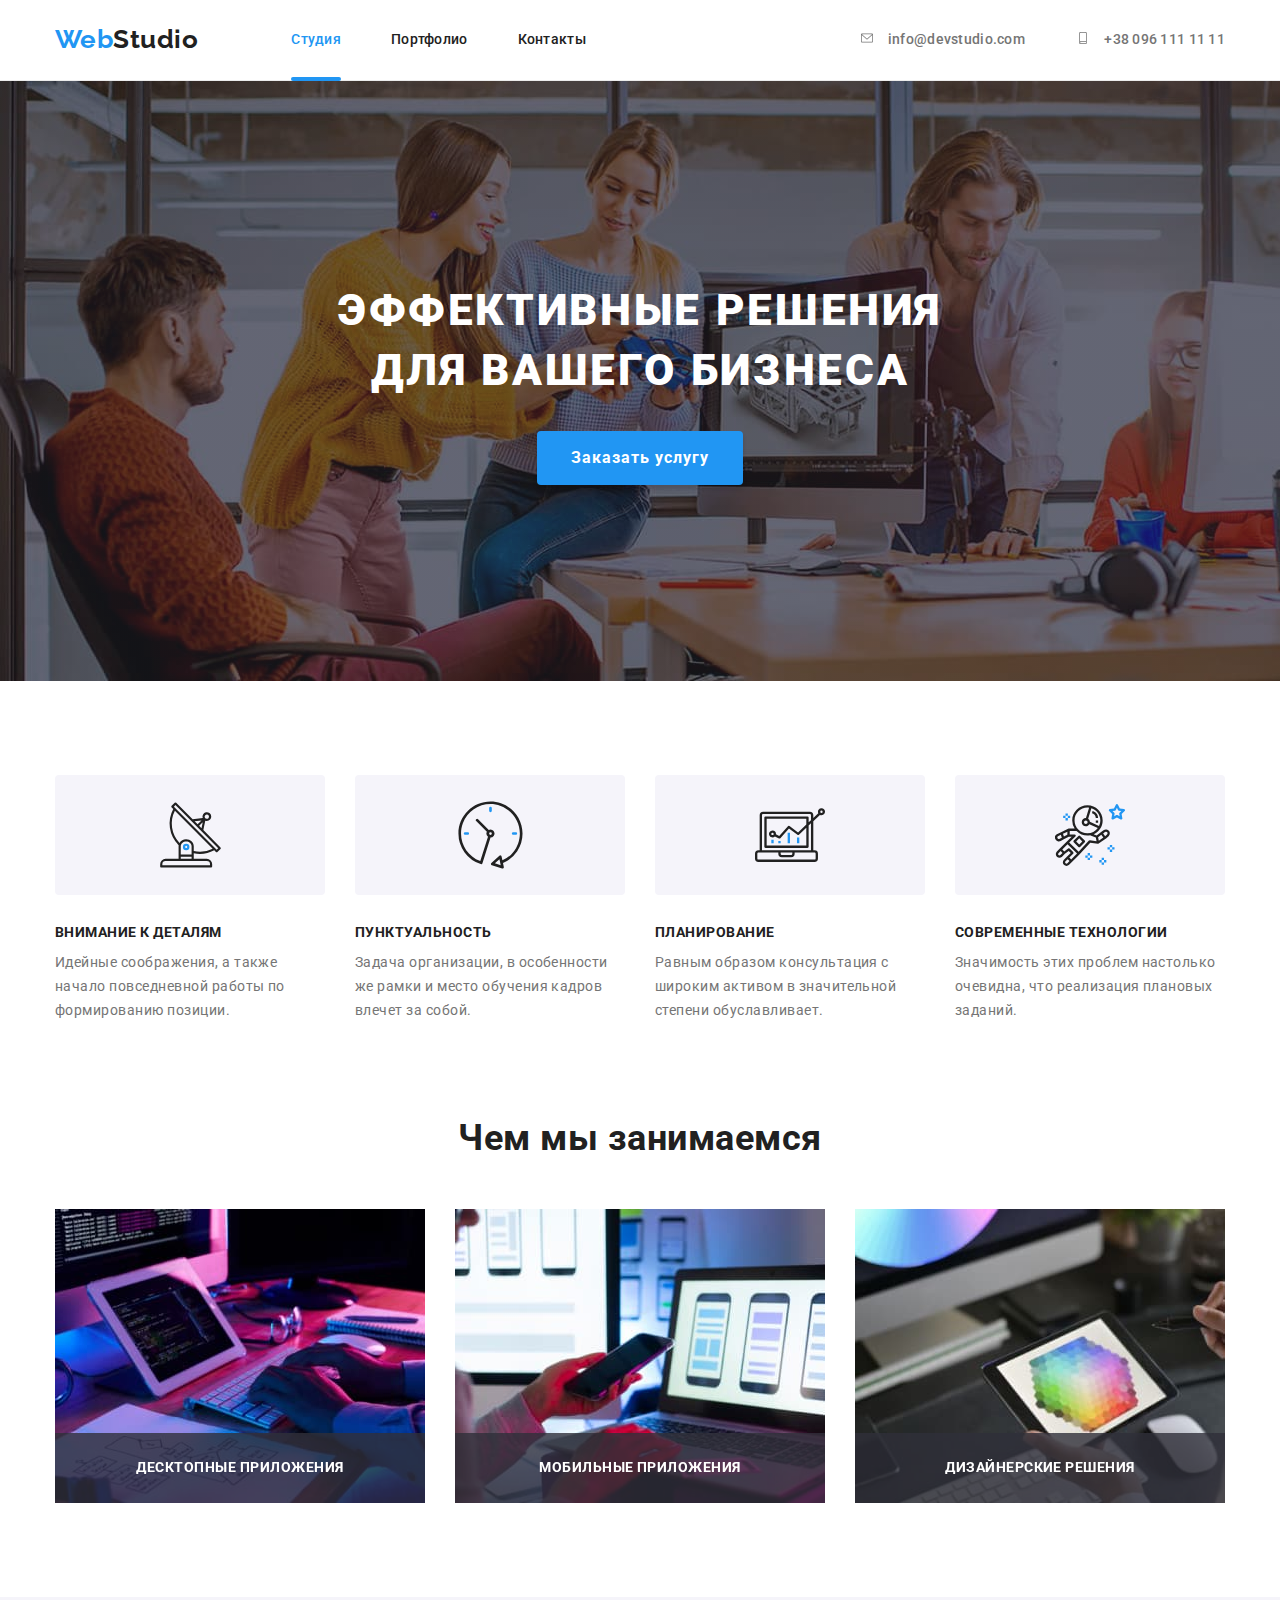
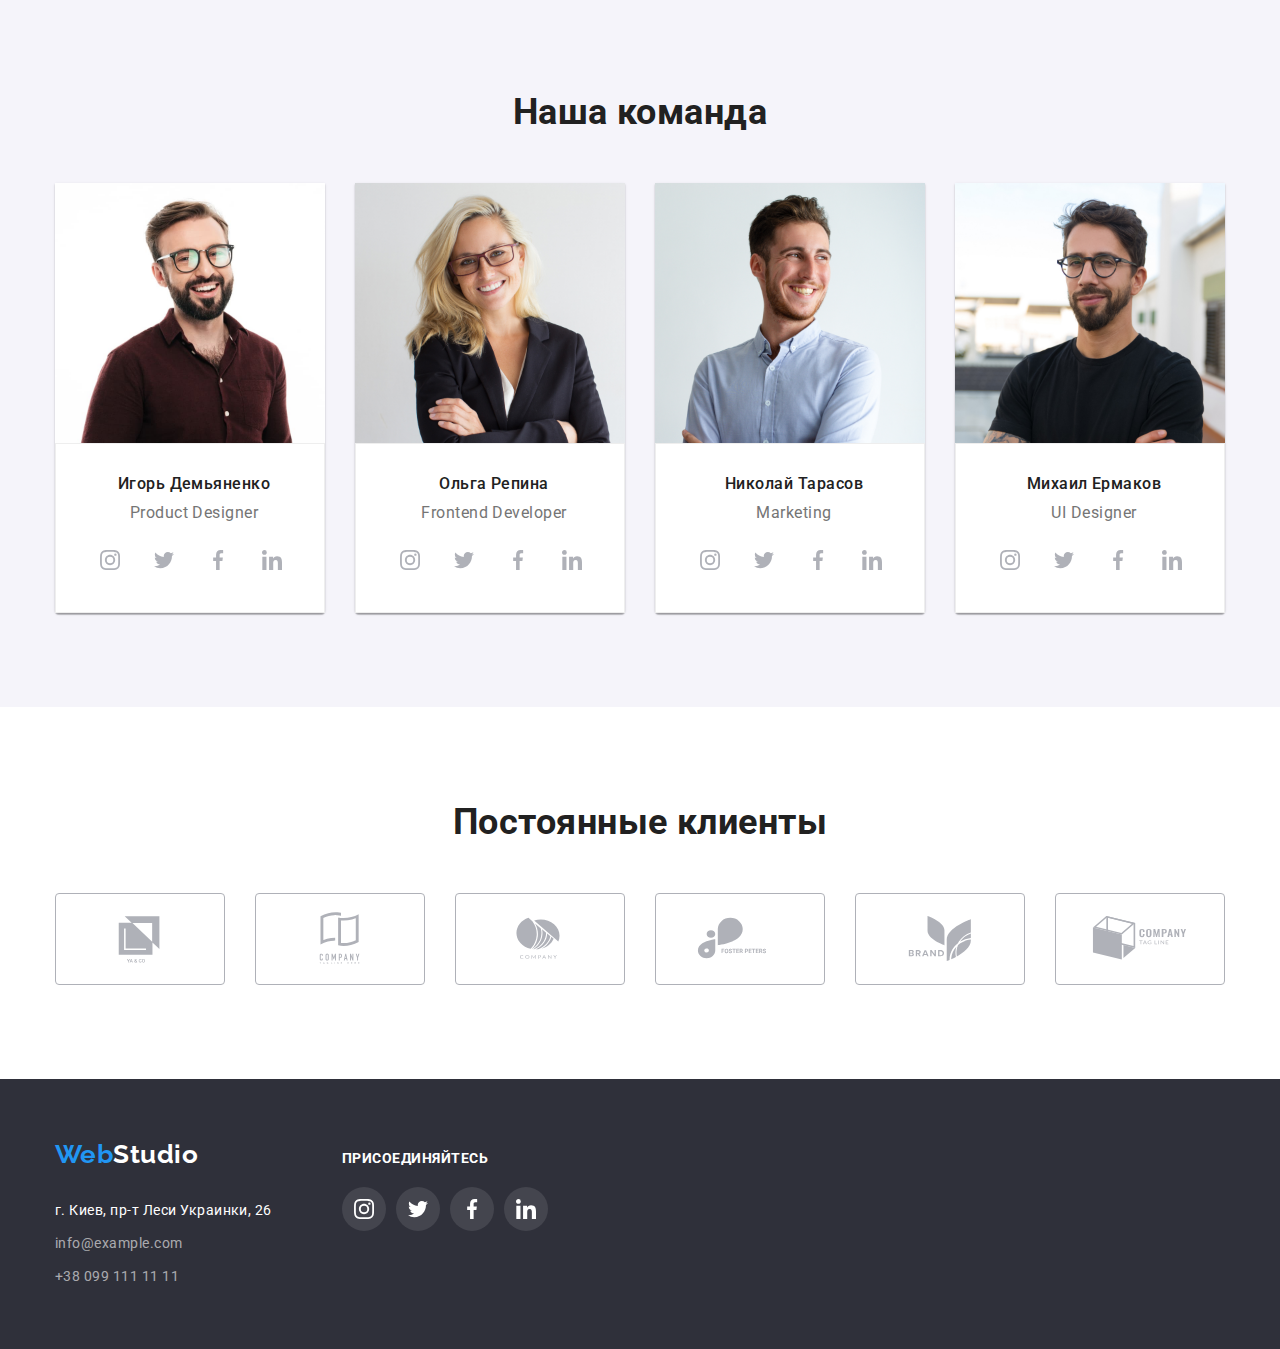
<file: index.html>
<!DOCTYPE html>
<html lang="ru">
  <head>
    <meta charset="UTF-8" />
    <meta http-equiv="X-UA-Compatible" content="IE=edge" />
    <meta name="viewport" content="width=device-width, initial-scale=1.0" />
    <title>Студия</title>
    <link
      href="https://fonts.googleapis.com/css2?family=Raleway:wght@700&family=Roboto:wght@400;500;700;900&display=swap"
      rel="stylesheet"
    />
    <link
      rel="stylesheet"
      href="https://cdnjs.cloudflare.com/ajax/libs/modern-normalize/1.1.0/modern-normalize.min.css"
    />
    <link rel="stylesheet" href="./css/styles.css" />
  </head>
  <body>
    <header class="header">
      <div class="container">
        <nav class="header-nav">
          <a href="index.html" class="black-logo link"
            ><span class="blue-logo">Web</span>Studio</a
          >
          <ul class="nav-list">
            <li class="item">
              <a href="index.html" class="link current">Студия</a>
            </li>
            <li class="item">
              <a href="portfolio.html" class="link">Портфолио</a>
            </li>
            <li class="item"><a href="" class="link">Контакты</a></li>
          </ul>
        </nav>

        <ul class="contact-list">
          <li class="item">
            <a href="mailto:info@devstudio.com" class="link">
              <svg class="contact-icon" width="16" height="12">
                <use href="./images/icon.svg#icon-envelope"></use>
              </svg>
              info@devstudio.com</a
            >
          </li>
          <li class="item">
            <a href="tel:+380961111111" class="link">
              <svg class="contact-icon" width="16" height="12">
                <use href="./images/icon.svg#icon-smartphone"></use>
              </svg>
              +38 096 111 11 11</a
            >
          </li>
        </ul>
      </div>
    </header>

    <main>
      <!--Герой-->
      <section class="hero">
        <h1 class="title">
          Эффективные решения <br />
          для вашего бизнеса
        </h1>
        <button type="button" class="button" data-modal-open>
          Заказать услугу
        </button>
        <div class="backdrop is-hidden" data-modal>
          <div class="modal">
            <button type="button" class="close-btn" data-modal-close>
              <svg class="modal-icon" width="30" height="30">
                <use href="./images/icon.svg#icon-close"></use>
              </svg>
            </button>
          </div>
        </div>
      </section>

      <!--Преимущества-->
      <section class="feature section">
        <div class="container">
          <!-- <h2 class="title">Преимущества</h2> -->
          <ul class="feature-list">
            <li class="item">
              <div class="feature-thumb">
                <svg class="feature-icon" width="65" height="70">
                  <use href="./images/icon.svg#icon-antenna"></use>
                </svg>
              </div>
              <h3 class="title">Внимание к деталям</h3>
              <p class="text">
                Идейные соображения, а также начало повседневной работы по
                формированию позиции.
              </p>
            </li>
            <li class="item">
              <div class="feature-thumb">
                <svg class="feature-icon" width="67" height="70">
                  <use href="./images/icon.svg#icon-clock"></use>
                </svg>
              </div>
              <h3 class="title">Пунктуальность</h3>
              <p class="text">
                Задача организации, в особенности же рамки и место обучения
                кадров влечет за собой.
              </p>
            </li>
            <li class="item">
              <div class="feature-thumb">
                <svg class="feature-icon" width="70" height="70">
                  <use href="./images/icon.svg#icon-diagram"></use>
                </svg>
              </div>
              <h3 class="title">Планирование</h3>
              <p class="text">
                Равным образом консультация с широким активом в значительной
                степени обуславливает.
              </p>
            </li>
            <li class="item">
              <div class="feature-thumb">
                <svg class="feature-icon" width="70" height="70">
                  <use href="./images/icon.svg#icon-astronaut"></use>
                </svg>
              </div>
              <h3 class="title">Современные технологии</h3>
              <p class="text">
                Значимость этих проблем настолько очевидна, что реализация
                плановых заданий.
              </p>
            </li>
          </ul>
        </div>
      </section>

      <!--Чем мы занимаемся-->
      <section class="services">
        <div class="container">
          <h2 class="title">Чем мы занимаемся</h2>
          <ul class="services-list">
            <li class="item">
              <div class="thumb">
                <img
                  src="images/desktop.jpg"
                  alt="Написание кода"
                  width="370"
                />
                <div class="overlay">
                  <p class="text">Десктопные приложения</p>
                </div>
              </div>
            </li>
            <li class="item">
              <div class="thumb">
                <img
                  src="images/mobile.jpg"
                  alt="Кросплатформенная разработка"
                  width="370"
                />
                <div class="overlay">
                  <p class="text">Мобильные приложения</p>
                </div>
              </div>
            </li>
            <li class="item">
              <div class="thumb">
                <img
                  src="images/design.jpg"
                  alt="Разработка дизайна"
                  width="370"
                />
                <div class="overlay">
                  <p class="text">Дизайнерские решения</p>
                </div>
              </div>
            </li>
          </ul>
        </div>
      </section>

      <!--Наша команда-->
      <section class="team section">
        <div class="container">
          <h2 class="title">Наша команда</h2>
          <ul class="team-list">
            <li class="item">
              <img src="images/igor.jpg" alt="Фото работника" width="270" />
              <div class="card-content">
                <h3 class="title">Игорь Демьяненко</h3>
                <p class="text">Product Designer</p>
                <ul class="social-list">
                  <li class="social-item">
                    <a href="" class="social-bg">
                      <svg class="social-icon" width="20" height="20">
                        <use href="./images/icon.svg#icon-instagram"></use>
                      </svg>
                    </a>
                  </li>

                  <li class="social-item">
                    <a href="" class="social-bg">
                      <svg class="social-icon" width="20" height="20">
                        <use href="./images/icon.svg#icon-twitter"></use>
                      </svg>
                    </a>
                  </li>

                  <li class="social-item">
                    <a href="" class="social-bg">
                      <svg class="social-icon" width="20" height="20">
                        <use href="./images/icon.svg#icon-facebook"></use>
                      </svg>
                    </a>
                  </li>

                  <li class="social-item">
                    <a href="" class="social-bg">
                      <svg class="social-icon" width="20" height="20">
                        <use href="./images/icon.svg#icon-linkedin"></use>
                      </svg>
                    </a>
                  </li>
                </ul>
              </div>
            </li>

            <li class="item">
              <img src="images/olga.jpg" alt="Фото работника" width="270" />
              <div class="card-content">
                <h3 class="title">Ольга Репина</h3>
                <p class="text">Frontend Developer</p>
                <ul class="social-list">
                  <li class="social-item">
                    <a href="" class="social-bg">
                      <svg class="social-icon" width="20" height="20">
                        <use href="./images/icon.svg#icon-instagram"></use>
                      </svg>
                    </a>
                  </li>

                  <li class="social-item">
                    <a href="" class="social-bg">
                      <svg class="social-icon" width="20" height="20">
                        <use href="./images/icon.svg#icon-twitter"></use>
                      </svg>
                    </a>
                  </li>

                  <li class="social-item">
                    <a href="" class="social-bg">
                      <svg class="social-icon" width="20" height="20">
                        <use href="./images/icon.svg#icon-facebook"></use>
                      </svg>
                    </a>
                  </li>

                  <li class="social-item">
                    <a href="" class="social-bg">
                      <svg class="social-icon" width="20" height="20">
                        <use href="./images/icon.svg#icon-linkedin"></use>
                      </svg>
                    </a>
                  </li>
                </ul>
              </div>
            </li>

            <li class="item">
              <img src="images/nikolay.jpg" alt="Фото работника" width="270" />
              <div class="card-content">
                <h3 class="title">Николай Тарасов</h3>
                <p class="text">Marketing</p>
                <ul class="social-list">
                  <li class="social-item">
                    <a href="" class="social-bg">
                      <svg class="social-icon" width="20" height="20">
                        <use href="./images/icon.svg#icon-instagram"></use>
                      </svg>
                    </a>
                  </li>

                  <li class="social-item">
                    <a href="" class="social-bg">
                      <svg class="social-icon" width="20" height="20">
                        <use href="./images/icon.svg#icon-twitter"></use>
                      </svg>
                    </a>
                  </li>

                  <li class="social-item">
                    <a href="" class="social-bg">
                      <svg class="social-icon" width="20" height="20">
                        <use href="./images/icon.svg#icon-facebook"></use>
                      </svg>
                    </a>
                  </li>

                  <li class="social-item">
                    <a href="" class="social-bg">
                      <svg class="social-icon" width="20" height="20">
                        <use href="./images/icon.svg#icon-linkedin"></use>
                      </svg>
                    </a>
                  </li>
                </ul>
              </div>
            </li>

            <li class="item">
              <img src="images/michael.jpg" alt="Фото работника" width="270" />
              <div class="card-content">
                <h3 class="title">Михаил Ермаков</h3>
                <p class="text">UI Designer</p>
                <ul class="social-list">
                  <li class="social-item">
                    <a href="" class="social-bg">
                      <svg class="social-icon" width="20" height="20">
                        <use href="./images/icon.svg#icon-instagram"></use>
                      </svg>
                    </a>
                  </li>

                  <li class="social-item">
                    <a href="" class="social-bg">
                      <svg class="social-icon" width="20" height="20">
                        <use href="./images/icon.svg#icon-twitter"></use>
                      </svg>
                    </a>
                  </li>

                  <li class="social-item">
                    <a href="" class="social-bg">
                      <svg class="social-icon" width="20" height="20">
                        <use href="./images/icon.svg#icon-facebook"></use>
                      </svg>
                    </a>
                  </li>

                  <li class="social-item">
                    <a href="" class="social-bg">
                      <svg class="social-icon" width="20" height="20">
                        <use href="./images/icon.svg#icon-linkedin"></use>
                      </svg>
                    </a>
                  </li>
                </ul>
              </div>
            </li>
          </ul>
        </div>
      </section>

      <!-- Постоянные клиенты -->
      <section class="clients section">
        <div class="container">
          <h2 class="title">Постоянные клиенты</h2>
          <ul class="list">
            <li class="item">
              <a href="" class="clients-link">
                <svg class="clients-icon" width="106" height="60">
                  <use href="./images/icon.svg#icon-client-1"></use>
                </svg>
              </a>
            </li>

            <li class="item">
              <a href="" class="clients-link">
                <svg class="clients-icon" width="106" height="60">
                  <use href="./images/icon.svg#icon-client-2"></use>
                </svg>
              </a>
            </li>

            <li class="item">
              <a href="" class="clients-link">
                <svg class="clients-icon" width="106" height="60">
                  <use href="./images/icon.svg#icon-client-3"></use>
                </svg>
              </a>
            </li>

            <li class="item">
              <a href="" class="clients-link">
                <svg class="clients-icon" width="106" height="60">
                  <use href="./images/icon.svg#icon-client-4"></use>
                </svg>
              </a>
            </li>

            <li class="item">
              <a href="" class="clients-link">
                <svg class="clients-icon" width="106" height="60">
                  <use href="./images/icon.svg#icon-client-5"></use>
                </svg>
              </a>
            </li>

            <li class="item">
              <a href="" class="clients-link">
                <svg class="clients-icon" width="106" height="60">
                  <use href="./images/icon.svg#icon-client-6"></use>
                </svg>
              </a>
            </li>
          </ul>
        </div>
      </section>
    </main>

    <footer class="footer">
      <div class="container">
        <address class="adr">
          <ul class="footer-list">
            <li class="item">
              <a href="index.html" class="white-logo link"
                ><span class="blue-logo">Web</span>Studio</a
              >
            </li>
            <li class="item">
              <a
                href="https://goo.gl/maps/AY5JssXBydzWgsubA"
                class="footer-address link"
                >г. Киев, пр-т Леси Украинки, 26</a
              >
            </li>
            <li class="item">
              <a href="mailto:info@example.com" class="footer-contacts link"
                >info@example.com</a
              >
            </li>
            <li class="item">
              <a href="tel:+380991111111" class="footer-contacts link"
                >+38 099 111 11 11</a
              >
            </li>
          </ul>
        </address>
        <div class="footer-social">
          <h2 class="social-title">присоединяйтесь</h2>
          <ul class="social-list">
            <li class="social-item">
              <a href="" class="social-bg">
                <svg class="social-icon" width="20" height="20">
                  <use href="./images/icon.svg#icon-instagram"></use>
                </svg>
              </a>
            </li>

            <li class="social-item">
              <a href="" class="social-bg">
                <svg class="social-icon" width="20" height="20">
                  <use href="./images/icon.svg#icon-twitter"></use>
                </svg>
              </a>
            </li>

            <li class="social-item">
              <a href="" class="social-bg">
                <svg class="social-icon" width="20" height="20">
                  <use href="./images/icon.svg#icon-facebook"></use>
                </svg>
              </a>
            </li>

            <li class="social-item">
              <a href="" class="social-bg">
                <svg class="social-icon" width="20" height="20">
                  <use href="./images/icon.svg#icon-linkedin"></use>
                </svg>
              </a>
            </li>
          </ul>
        </div>
      </div>
    </footer>
    <script src="./js/modal.js"></script>
  </body>
</html>
</file>
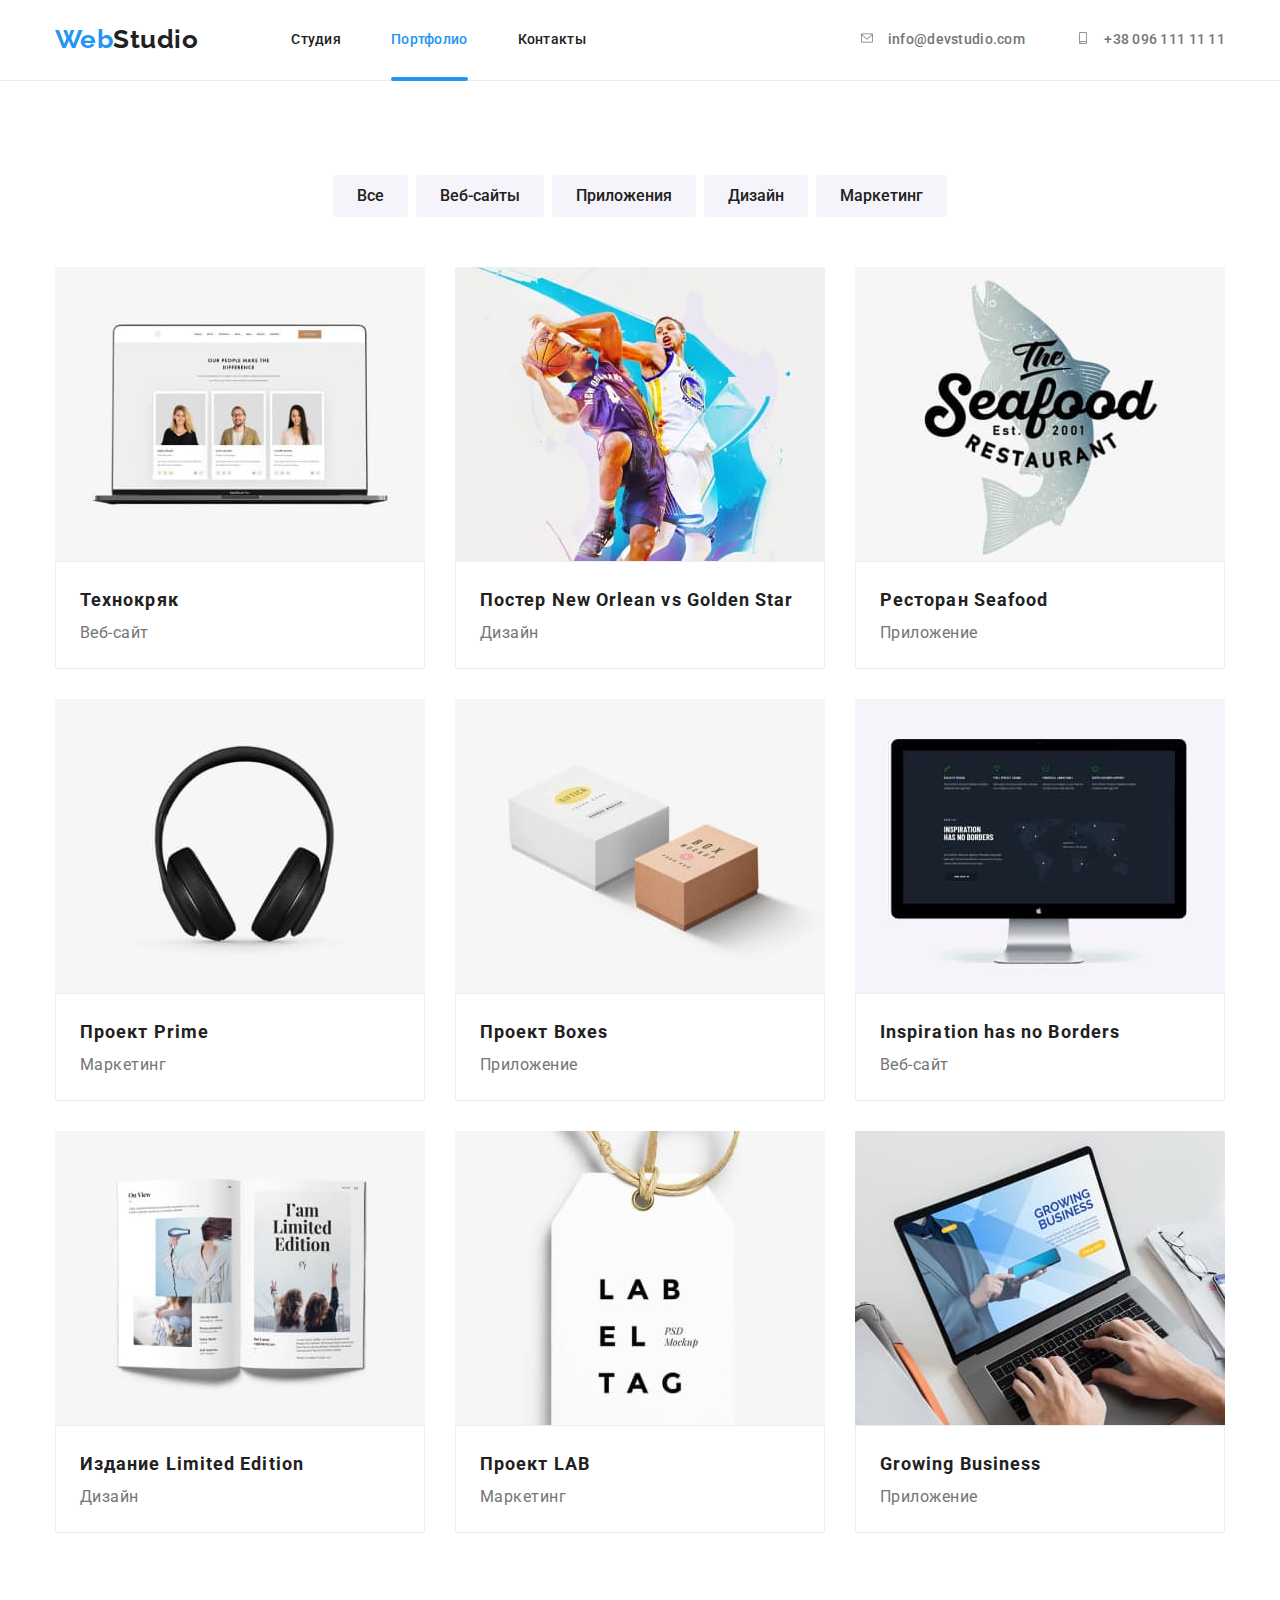
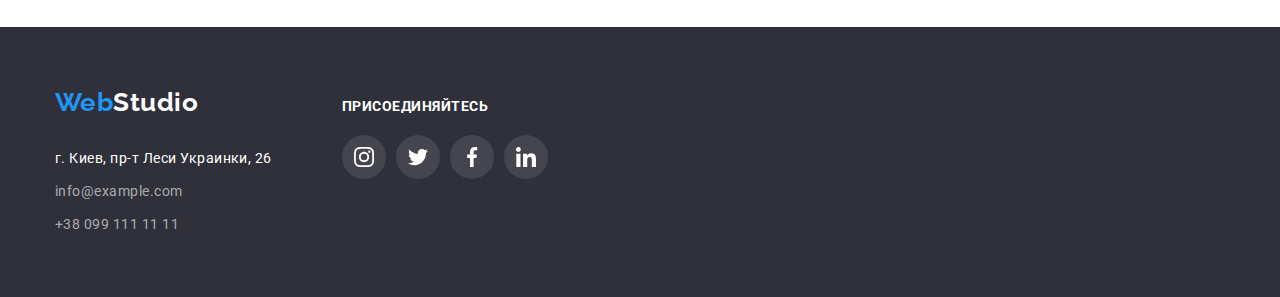
<file: portfolio.html>
<!DOCTYPE html>
<html lang="ru">
  <head>
    <meta charset="UTF-8" />
    <meta http-equiv="X-UA-Compatible" content="IE=edge" />
    <meta name="viewport" content="width=device-width, initial-scale=1.0" />
    <title>Портфолио</title>
    <link
      href="https://fonts.googleapis.com/css2?family=Raleway:wght@700&family=Roboto:wght@400;500;700;900&display=swap"
      rel="stylesheet"
    />
    <link
      rel="stylesheet"
      href="https://cdnjs.cloudflare.com/ajax/libs/modern-normalize/1.1.0/modern-normalize.min.css"
    />
    <link rel="stylesheet" href="./css/styles.css" />
  </head>
  <body>
    <header class="header">
      <div class="container">
        <nav class="header-nav">
          <a href="index.html" class="black-logo link"
            ><span class="blue-logo">Web</span>Studio</a
          >
          <ul class="nav-list">
            <li class="item">
              <a href="index.html" class="link">Студия</a>
            </li>
            <li class="item">
              <a href="portfolio.html" class="link current">Портфолио</a>
            </li>
            <li class="item"><a href="" class="link">Контакты</a></li>
          </ul>
        </nav>

        <ul class="contact-list">
          <li class="item">
            <a href="mailto:info@devstudio.com" class="link">
              <svg class="contact-icon" width="16" height="12">
                <use href="./images/icon.svg#icon-envelope"></use>
              </svg>
              info@devstudio.com</a
            >
          </li>
          <li class="item">
            <div class="icon"></div>
            <a href="tel:+380961111111" class="link">
              <svg class="contact-icon" width="16" height="12">
                <use href="./images/icon.svg#icon-smartphone"></use>
              </svg>
              +38 096 111 11 11</a
            >
          </li>
        </ul>
      </div>
    </header>

    <main>
      <section class="main section">
        <!--Кнопки под футером-->
        <div class="container">
          <ul class="button-list list">
            <li class="item">
              <button type="button" class="button">Все</button>
            </li>
            <li class="item">
              <button type="button" class="button">Веб-сайты</button>
            </li>
            <li class="item">
              <button type="button" class="button">Приложения</button>
            </li>
            <li class="item">
              <button type="button" class="button">Дизайн</button>
            </li>
            <li class="item">
              <button type="button" class="button">Маркетинг</button>
            </li>
          </ul>
        </div>

        <!-- Портфолио -->
        <div class="container">
          <ul class="work-list list">
            <li class="item">
              <article class="card">
                <div class="card-thumb">
                  <img src="images/tehnokryak.jpg" alt="" width="370" />
                  <div class="overlay">
                    <p class="content">
                      Ресурс предлагает комплексные предложения с разным уровнем
                      функционала и сервисов. Все это позволит посетителю
                      получить исчерпывающие сведения о компании или частном
                      лице.
                    </p>
                  </div>
                </div>

                <div class="card-content">
                  <h2 class="title">Технокряк</h2>
                  <p class="text">Веб-сайт</p>
                </div>
              </article>
            </li>

            <li class="item">
              <article class="card">
                <div class="card-thumb">
                  <img src="images/new-orlean.jpg" alt="" width="370" />
                  <div class="overlay">
                    <p class="content">
                      Ресурс предлагает комплексные предложения с разным уровнем
                      функционала и сервисов. Все это позволит посетителю
                      получить исчерпывающие сведения о компании или частном
                      лице.
                    </p>
                  </div>
                </div>
                <div class="card-content">
                  <h2 class="title">Постер New Orlean vs Golden Star</h2>
                  <p class="text">Дизайн</p>
                </div>
              </article>
            </li>

            <li class="item">
              <article class="card">
                <div class="card-thumb">
                  <img src="images/seafood.jpg" alt="" width="370" />
                  <div class="overlay">
                    <p class="content">
                      Ресурс предлагает комплексные предложения с разным уровнем
                      функционала и сервисов. Все это позволит посетителю
                      получить исчерпывающие сведения о компании или частном
                      лице.
                    </p>
                  </div>
                </div>
                <div class="card-content">
                  <h2 class="title">Ресторан Seafood</h2>
                  <p class="text">Приложение</p>
                </div>
              </article>
            </li>

            <li class="item">
              <article class="card">
                <div class="card-thumb">
                  <img src="images/prime.jpg" alt="" width="370" />
                  <div class="overlay">
                    <p class="content">
                      Ресурс предлагает комплексные предложения с разным уровнем
                      функционала и сервисов. Все это позволит посетителю
                      получить исчерпывающие сведения о компании или частном
                      лице.
                    </p>
                  </div>
                </div>
                <div class="card-content">
                  <h2 class="title">Проект Prime</h2>
                  <p class="text">Маркетинг</p>
                </div>
              </article>
            </li>

            <li class="item">
              <article class="card">
                <div class="card-thumb">
                  <img src="images/boxes.jpg" alt="" width="370" />
                  <div class="overlay">
                    <p class="content">
                      Ресурс предлагает комплексные предложения с разным уровнем
                      функционала и сервисов. Все это позволит посетителю
                      получить исчерпывающие сведения о компании или частном
                      лице.
                    </p>
                  </div>
                </div>
                <div class="card-content">
                  <h2 class="title">Проект Boxes</h2>
                  <p class="text">Приложение</p>
                </div>
              </article>
            </li>

            <li class="item">
              <article class="card">
                <div class="card-thumb">
                  <img src="images/inspiration.jpg" alt="" width="370" />
                  <div class="overlay">
                    <p class="content">
                      Ресурс предлагает комплексные предложения с разным уровнем
                      функционала и сервисов. Все это позволит посетителю
                      получить исчерпывающие сведения о компании или частном
                      лице.
                    </p>
                  </div>
                </div>
                <div class="card-content">
                  <h2 class="title">Inspiration has no Borders</h2>
                  <p class="text">Веб-сайт</p>
                </div>
              </article>
            </li>

            <li class="item">
              <article class="card">
                <div class="card-thumb">
                  <img src="images/limited-edition.jpg" alt="" width="370px"/>
                  <div class="overlay">
                    <p class="content">
                      Ресурс предлагает комплексные предложения с разным уровнем
                      функционала и сервисов. Все это позволит посетителю
                      получить исчерпывающие сведения о компании или частном
                      лице.
                    </p>
                  </div>
                </div>
                <div class="card-content">
                  <h2 class="title">Издание Limited Edition</h2>
                  <p class="text">Дизайн</p>
                </div>
              </article>
            </li>

            <li class="item">
              <article class="card">
                <div class="card-thumb">
                  <img src="images/lab.jpg" alt="" width="370px"/>
                  <div class="overlay">
                    <p class="content">
                      Ресурс предлагает комплексные предложения с разным уровнем
                      функционала и сервисов. Все это позволит посетителю
                      получить исчерпывающие сведения о компании или частном
                      лице.
                    </p>
                  </div>
                </div>
                <div class="card-content">
                  <h2 class="title">Проект LAB</h2>
                  <p class="text">Маркетинг</p>
                </div>
              </article>
            </li>

            <li class="item">
              <article class="card">
                <div class="card-thumb">
                  <img src="images/growing-busines.jpg" alt="" width="370px" />
                  <div class="overlay">
                    <p class="content">
                      Ресурс предлагает комплексные предложения с разным уровнем
                      функционала и сервисов. Все это позволит посетителю
                      получить исчерпывающие сведения о компании или частном
                      лице.
                    </p>
                  </div>
                </div>
                <div class="card-content">
                  <h2 class="title">Growing Business</h2>
                  <p class="text">Приложение</p>
                </div>
              </article>
            </li>
          </ul>
        </div>
      </section>
    </main>

    <footer class="footer">
      <div class="container">
        <address class="adr">
          <ul class="footer-list">
            <li class="item">
              <a href="index.html" class="white-logo link"
                ><span class="blue-logo">Web</span>Studio</a
              >
            </li>
            <li class="item">
              <a
                href="https://goo.gl/maps/AY5JssXBydzWgsubA"
                class="footer-address link"
                >г. Киев, пр-т Леси Украинки, 26</a
              >
            </li>
            <li class="item">
              <a href="mailto:info@example.com" class="footer-contacts link"
                >info@example.com</a
              >
            </li>
            <li class="item">
              <a href="tel:+380991111111" class="footer-contacts link"
                >+38 099 111 11 11</a
              >
            </li>
          </ul>
        </address>
        <div class="footer-social">
          <h2 class="social-title">присоединяйтесь</h2>
          <ul class="social-list">
            <li class="social-item">
              <a href="" class="social-bg">
                <svg class="social-icon" width="20" height="20">
                  <use href="./images/icon.svg#icon-instagram"></use>
                </svg>
              </a>
            </li>

            <li class="social-item">
              <a href="" class="social-bg">
                <svg class="social-icon" width="20" height="20">
                  <use href="./images/icon.svg#icon-twitter"></use>
                </svg>
              </a>
            </li>

            <li class="social-item">
              <a href="" class="social-bg">
                <svg class="social-icon" width="20" height="20">
                  <use href="./images/icon.svg#icon-facebook"></use>
                </svg>
              </a>
            </li>

            <li class="social-item">
              <a href="" class="social-bg">
                <svg class="social-icon" width="20" height="20">
                  <use href="./images/icon.svg#icon-linkedin"></use>
                </svg>
              </a>
            </li>
          </ul>
        </div>
      </div>
    </footer>
  </body>
</html>
</file>
<file: css/styles.css>
/* цвет основного текста #212121 */
/* вторичный цвет текста #757575 */
/* цвет акцента #2196f3 */
/* белый #ffffff */
/* вторичный цвет фона #f5f4fa */

:root {
  --primary-text-color: #212121;
  --second-text-color: #757575;
  --accent-color: #2196f3;
  --white: #ffffff;
  --secondary-bgc: #f5f4fa;
  --third-bgc: #2f303a;
  --card-set-gap: 30px;
}

body {
  font-family: Roboto, sans-serif;
  color: var(--primary-text-color);
  letter-spacing: 0.03em;
}

h1,
h2,
h3,
h4,
h5,
h6,
p,
div {
  margin: 0;
  padding: 0;
}

ul {
  list-style: none;
  margin: 0;
  padding: 0;
}

img {
  display: block;
  max-width: 100%;
}

/* Утилиты */
.container {
  margin-left: auto;
  margin-right: auto;
  width: 1200px;
  padding-left: 15px;
  padding-right: 15px;
  /* outline: 2px solid tomato; */
}

.section {
  padding-top: 94px;
  padding-bottom: 94px;
  /* outline: 2px solid tomato; */
}

.link {
  text-decoration: none;
  color: var(--primary-text-color);
}

.current {
  color: var(--accent-color);
}

.button {
  cursor: pointer;
}

/* index.html */

/* header */

.black-logo {
  padding-top: 24px;
  padding-bottom: 25px;
  font-family: "Raleway";
  font-weight: 700;
  font-size: 26px;
  line-height: 1.19;
  color: var(--primary-text-color);
}

.blue-logo {
  font-family: "Raleway";
  font-weight: 700;
  font-size: 26px;
  line-height: 1.19;
  color: var(--accent-color);
}

.header {
  border-bottom: 1px solid #ececec;
}

.header .container {
  display: flex;
  align-items: center;
}

.header-nav {
  display: flex;
  align-items: center;
}

.nav-list {
  display: flex;
  margin-left: 93px;
}

.nav-list .item {
  position: relative;
}

.nav-list .item:not(:last-child) {
  margin-right: 50px;
}

.nav-list .link {
  display: block;
  padding-top: 32px;
  padding-bottom: 32px;

  font-weight: 500;
  font-size: 14px;
  line-height: 1.14;
  letter-spacing: 0.02em;

  transition: color 250ms cubic-bezier(0.4, 0, 0.2, 1);
}

.nav-list .link:hover,
.nav-list .link:focus {
  color: var(--accent-color);
}

.nav-list .item .current::after {
  position: absolute;
  display: block;
  content: "";
  width: 100%;
  height: 4px;
  border-radius: 2px;
  background-color: var(--accent-color);

  bottom: -1px;
}

.contact-list {
  display: flex;
  margin-left: auto;
}

.contact-list .item:not(:last-child) {
  margin-right: 50px;
}

.contact-list .item {
  display: flex;
  align-items: center;
}

.contact-icon {
  margin-right: 10px;
  fill: var(--second-text-color);
}

.contact-list .link {
  padding-top: 32px;
  padding-bottom: 32px;
  font-weight: 500;
  font-size: 14px;
  line-height: 1.14;
  letter-spacing: 0.02em;
  color: var(--second-text-color);

  transition: color 250ms cubic-bezier(0.4, 0, 0.2, 1);
}

.contact-list .item .link:hover,
.contact-list .item .link:focus {
  color: var(--accent-color);
}

.contact-list .contact-icon {
  transition: color 250ms cubic-bezier(0.4, 0, 0.2, 1);
}

.contact-list .link:hover .contact-icon,
.contact-list .link:focus .contact-icon {
  fill: var(--accent-color);
}
/* main */

/* hero */
.hero {
  padding-top: 200px;
  max-width: 1600px;
  height: 600px;
  margin-left: auto;
  margin-right: auto;
  text-align: center;
  background-color: #c4c4c4;
  background-image: linear-gradient(
      to right,
      rgba(47, 48, 58, 0.4),
      rgba(47, 48, 58, 0.4)
    ),
    url(../images/hero.jpg);
}

.hero .title {
  margin-bottom: 30px;

  font-weight: 900;
  font-size: 44px;
  line-height: 1.36;
  letter-spacing: 0.06em;
  text-transform: uppercase;
  color: var(--white);
}

.hero .button {
  padding: 10px 32px;

  font-weight: 700;
  font-size: 16px;
  line-height: 1.88;
  letter-spacing: 0.06em;
  box-shadow: 0px 4px 4px rgba(0, 0, 0, 0.15);
  border-radius: 4px;
  border-color: transparent;
  color: var(--white);
  background-color: var(--accent-color);

  transition: color 250ms cubic-bezier(0.4, 0, 0.2, 1),
    background-color 250ms cubic-bezier(0.4, 0, 0.2, 1);
}

.hero .button:hover,
.hero .button:focus {
  color: var(--accent-color);
  background-color: var(--white);
}

.backdrop {
  position: fixed;
  top: 0;
  left: 0;
  width: 100%;
  height: 100%;
  background-color: rgba(0, 0, 0, 0.2);

  transition: opacity 250ms cubic-bezier(0.4, 0, 0.2, 1);
}

.backdrop.is-hidden {
  opacity: 0;
  pointer-events: none;
}

.modal {
  position: absolute;
  top: 50%;
  left: 50%;
  transform: translate(-50%, -50%);

  width: 528px;
  height: 581px;
  padding: 15px;

  box-shadow: 0px 1px 3px rgba(0, 0, 0, 0.12), 0px 1px 1px rgba(0, 0, 0, 0.14),
    0px 2px 1px rgba(0, 0, 0, 0.2);
  border-radius: 4px;
  background-color: var(--white);
}

.close-btn {
  position: absolute;
  top: 8px;
  right: 8px;
  margin: 0;
  padding: 0;
  border: 0;
  background-color: transparent;
  cursor: pointer;
}

/* features */

.feature-list {
  display: flex;
}

.feature-thumb {
  display: flex;
  align-items: center;
  justify-content: center;
  width: 270px;
  height: 120px;
  background-color: #f5f4fa;
  border-radius: 4px;
  margin-bottom: 30px;
}

.feature-list .item:not(:last-child) {
  margin-right: 30px;
}

.feature-list .title {
  margin-bottom: 10px;

  font-weight: 700;
  font-size: 14px;
  line-height: 1.14;
  text-transform: uppercase;
  color: var(--primary-text-color);
}

.feature-list .text {
  font-size: 14px;
  line-height: 1.71;
  color: var(--second-text-color);
}

/* serices */

.services {
  text-align: center;
  padding-bottom: 94px;
}

.services .title {
  margin-bottom: 50px;

  font-weight: 700;
  font-size: 36px;
  line-height: 1.17;
  color: var(--primary-text-color);
}

.services-list {
  display: flex;
}

.services-list .item:not(:last-child) {
  margin-right: 30px;
}

.services-list .thumb {
  position: relative;
}

.services-list .overlay {
  position: absolute;
  padding-top: 27px;
  bottom: 0;
  width: 100%;
  height: 70px;
  background-color: rgba(47, 48, 58, 0.8);
}

.services .text {
  font-weight: 700;
  font-size: 14px;
  line-height: 1.14;
  text-transform: uppercase;

  color: var(--white);
}

/* our team */

.team {
  background-color: var(--secondary-bgc);
}

.team .container {
  text-align: center;
}

.team .container > .title {
  margin-bottom: 50px;
}

.team .title {
  font-weight: 700;
  font-size: 36px;
  line-height: 1.17;
  color: var(--primary-text-color);
}

.team-list {
  display: flex;
}

.team-list .item {
  box-shadow: 0px 1px 3px rgba(0, 0, 0, 0.12), 0px 1px 1px rgba(0, 0, 0, 0.14),
    0px 2px 1px rgba(0, 0, 0, 0.2);
  border-radius: 0px 0px 4px 4px;
  background-color: #fff;
}

.team-list .item:not(:last-child) {
  margin-right: 30px;
}

.team .card-content {
  padding-top: 30px;
  padding-bottom: 30px;
  padding-left: 32px;
}

.team-list .title {
  margin-bottom: 10px;

  font-weight: 500;
  font-size: 16px;
  line-height: 1.19;
  color: var(--primary-text-color);
}

.team-list .text {
  font-size: 16px;
  line-height: 1.19;
  color: var(--second-text-color);
}

.team .social-list {
  display: flex;
  margin-top: 16px;
}

.social-list .social-item:not(:last-child) {
  margin-right: 10px;
}

.team .social-bg {
  display: flex;
  width: 44px;
  height: 44px;
  border-radius: 50%;
  align-items: center;
  justify-content: center;

  transition: background-color 250ms cubic-bezier(0.4, 0, 0.2, 1);
}

.team .social-bg:hover,
.team .social-bg:focus {
  background-color: var(--accent-color);
}

.team .social-icon {
  fill: #afb1b8;
  transition: fill 250ms cubic-bezier(0.4, 0, 0.2, 1);
}

.team .social-bg:hover .social-icon,
.team .social-bg:focus .social-icon {
  fill: #fff;
}

/* постоянные клиенты */

.clients .title {
  margin-bottom: 50px;
  font-weight: 700;
  font-size: 36px;
  line-height: 1.17;
  text-align: center;

  color: var(--primary-text-color);
}

.clients .list {
  display: flex;
}

.clients .item:not(:last-child) {
  margin-right: 30px;
}

.clients-icon {
  fill: #afb1b8;
}

.clients-link {
  display: flex;
  width: 170px;
  height: 92px;
  border: 1px solid #afb1b8;
  border-radius: 4px;
  align-items: center;
  justify-content: center;

  transition: border 250ms cubic-bezier(0.4, 0, 0.2, 1);
}

.clients-link:hover,
.clients-link:focus {
  border: 1px solid var(--accent-color);
}

.clients-link .clients-icon {
  transition: fill 250ms cubic-bezier(0.4, 0, 0.2, 1);
}

.clients-link:hover .clients-icon,
.clients-link:focus .clients-icon {
  fill: var(--accent-color);
}

/* footer */

.footer {
  background-color: var(--third-bgc);
  padding-top: 60px;
  padding-bottom: 60px;
}

.footer .container {
  display: flex;
  align-items: baseline;
}

.footer-list a {
  display: inline-block;
}

.footer-list .item:not(:last-child) {
  margin-bottom: 9px;
}

.white-logo {
  margin-bottom: 20px;

  font-family: "Raleway";
  font-weight: 700;
  font-style: normal;
  font-size: 26px;
  line-height: 1.19;
  color: var(--white);
}

.footer-address {
  font-size: 14px;
  font-style: normal;
  line-height: 1.71;
  color: var(--white);
}

.footer-contacts {
  font-size: 14px;
  font-style: normal;
  line-height: 1.71;
  color: rgba(255, 255, 255, 0.6);

  transition: color 250ms cubic-bezier(0.4, 0, 0.2, 1);
}

.footer-contacts:hover,
.footer-contacts:focus {
  color: var(--accent-color);
}

.footer-social {
  margin-left: 70px;
}

.social-title {
  margin-bottom: 20px;

  font-weight: 700;
  font-size: 14px;
  line-height: 1.14;
  text-transform: uppercase;

  color: #ffffff;
}

.footer-social .social-list {
  display: flex;
}

.footer-social .social-bg {
  display: flex;
  width: 44px;
  height: 44px;
  background-color: rgba(255, 255, 255, 0.1);
  border-radius: 50%;

  align-items: center;
  justify-content: center;

  transition: background-color 250ms cubic-bezier(0.4, 0, 0.2, 1);
}

.footer-social .social-icon {
  fill: var(--white);
}

.footer-social .social-bg:hover,
.footer-social .social-bg:focus {
  background-color: var(--accent-color);
}

/* portfolio.html */

/* filter buttons */

.button-list {
  display: flex;
  margin-bottom: 50px;
  justify-content: center;
}

.button-list .item {
  transition: box-shadow 250ms cubic-bezier(0.4, 0, 0.2, 1);
}

.button-list .item:hover,
.button-list .button:focus {
  box-shadow: 0px 3px 1px rgba(0, 0, 0, 0.1), 0px 1px 2px rgba(0, 0, 0, 0.08),
    0px 2px 2px rgba(0, 0, 0, 0.12);
}

.button-list .item:not(:last-child) {
  margin-right: 8px;
}

.button-list .button {
  padding-top: 6px;
  padding-bottom: 6px;
  padding-left: 22px;
  padding-right: 22px;

  font-weight: 500;
  font-size: 16px;
  line-height: 1.62;
  border-radius: 4px;
  border-color: transparent;
  text-align: center;
  color: var(--primary-text-color);
  background-color: var(--secondary-bgc);

  transition: color 250ms cubic-bezier(0.4, 0, 0.2, 1),
    background-color 250ms cubic-bezier(0.4, 0, 0.2, 1);
}

.button-list .button:hover,
.button-list .button:focus {
  color: var(--white);
  background-color: var(--accent-color);
}

/* work list */

.work-list {
  display: flex;
  flex-wrap: wrap;
  margin-left: calc(-1 * var(--card-set-gap));
  margin-top: calc(-1 * var(--card-set-gap));
}

.work-list .item {
  flex-basis: calc(100% / 3 - var(--card-set-gap));
  margin-left: var(--card-set-gap);
  margin-top: var(--card-set-gap);

  transition: box-shadow 250ms cubic-bezier(0.4, 0, 0.2, 1);
}

.work-list .item:hover,
.work-list .item:focus {
  box-shadow: 0px 1px 1px rgba(0, 0, 0, 0.12), 0px 4px 4px rgba(0, 0, 0, 0.06),
    1px 4px 6px rgba(0, 0, 0, 0.16);
}

.work-list .card-thumb {
  overflow: hidden;
}

.card-content {
  padding: 20px 24px;
  border: 1px solid #eeeeee;
}

.work-list .title {
  font-weight: 700;
  font-size: 18px;
  line-height: 2;
  letter-spacing: 0.06em;
  color: var(--primary-text-color);
}

.work-list .text {
  font-size: 16px;
  line-height: 1.88;
  color: var(--second-text-color);
}

.work-list .card-thumb {
  position: relative;
}

.card-thumb .overlay {
  position: absolute;
  padding: 63px 24px;
  width: 100%;
  height: 100%;
  bottom: 0%;
  opacity: 0;

  transform: translateY(100%);
  transition: background-color 250ms cubic-bezier(0.4, 0, 0.2, 1),
    opacity 250ms cubic-bezier(0.4, 0, 0.2, 1),
    transform 250ms cubic-bezier(0.4, 0, 0.2, 1);
}

.work-list .card-thumb:hover .overlay,
.work-list .card-thumb:focus .overlay {
  background-color: rgba(33, 150, 243, 0.9);
  opacity: 1;
  transform: translateY(0);
}

.work-list .overlay .content {
  font-size: 18px;
  line-height: 1.56;
  color: var(--white);
}
</file>
